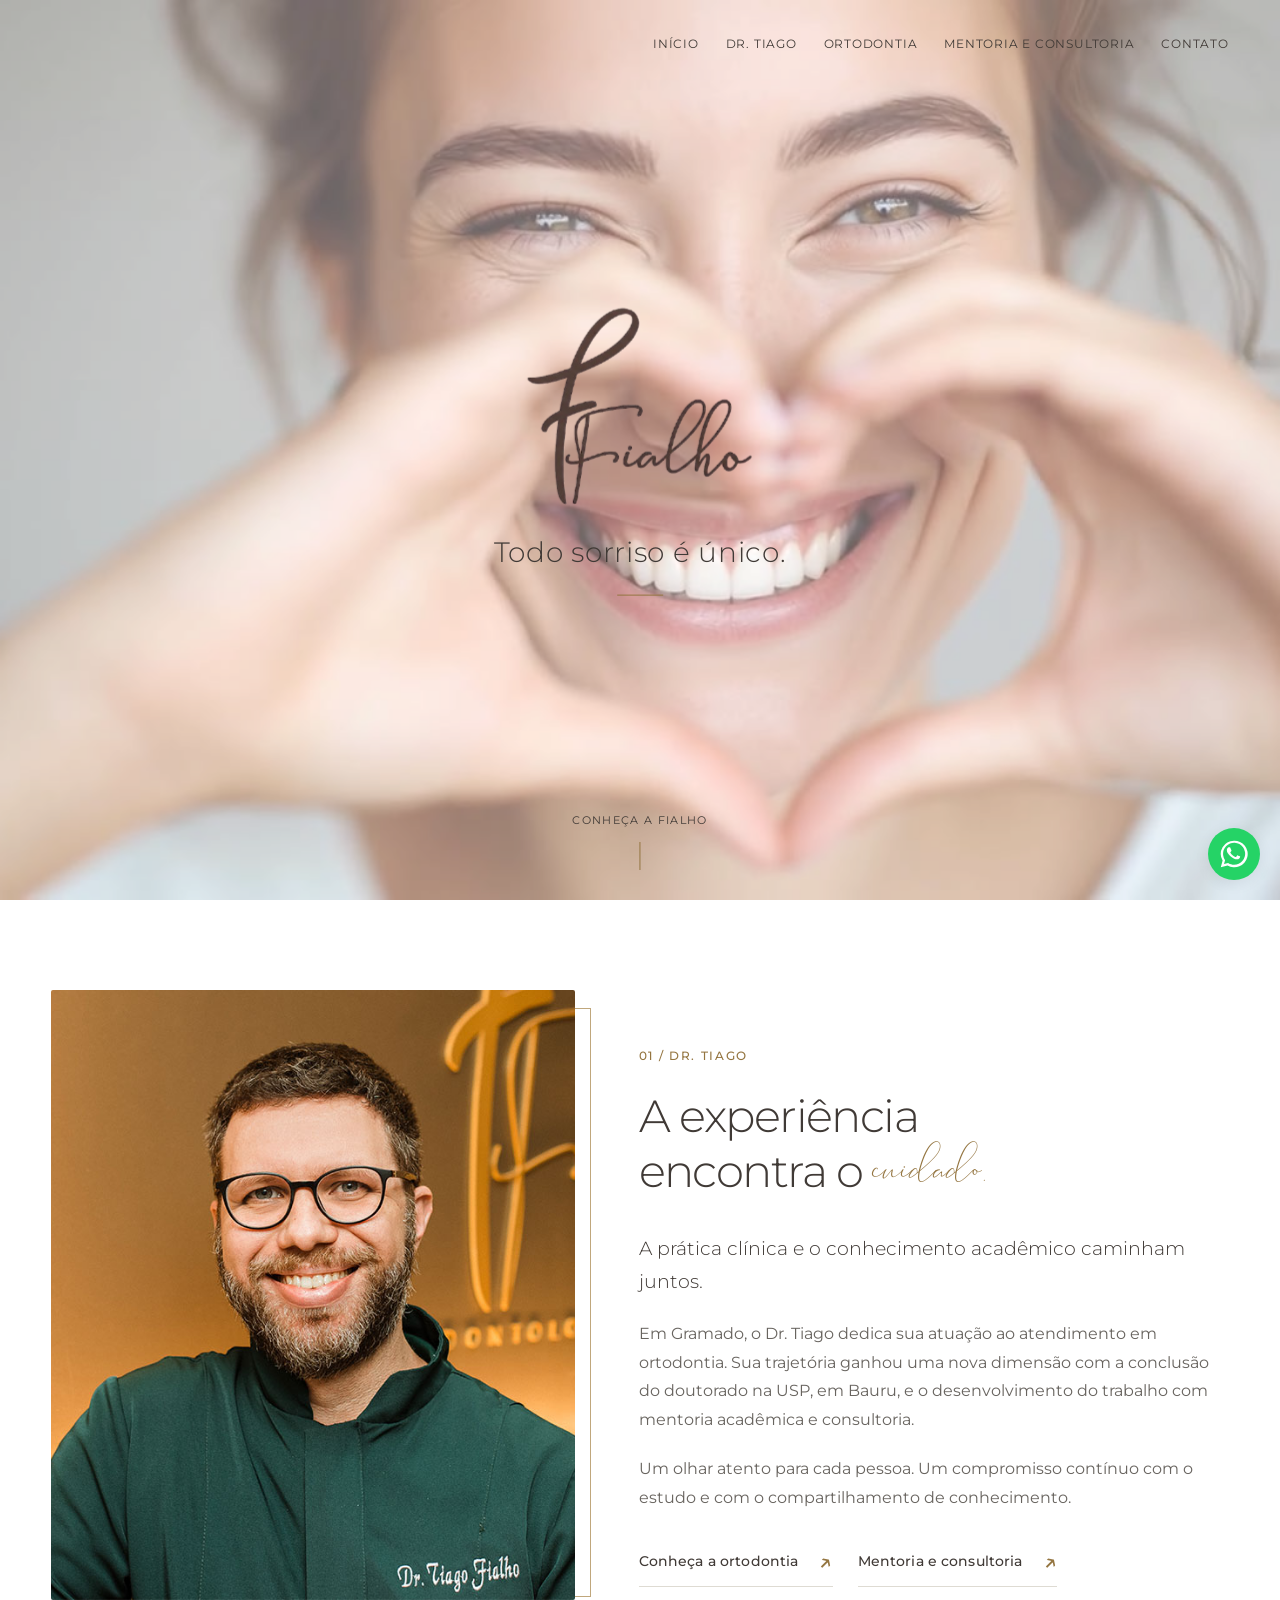
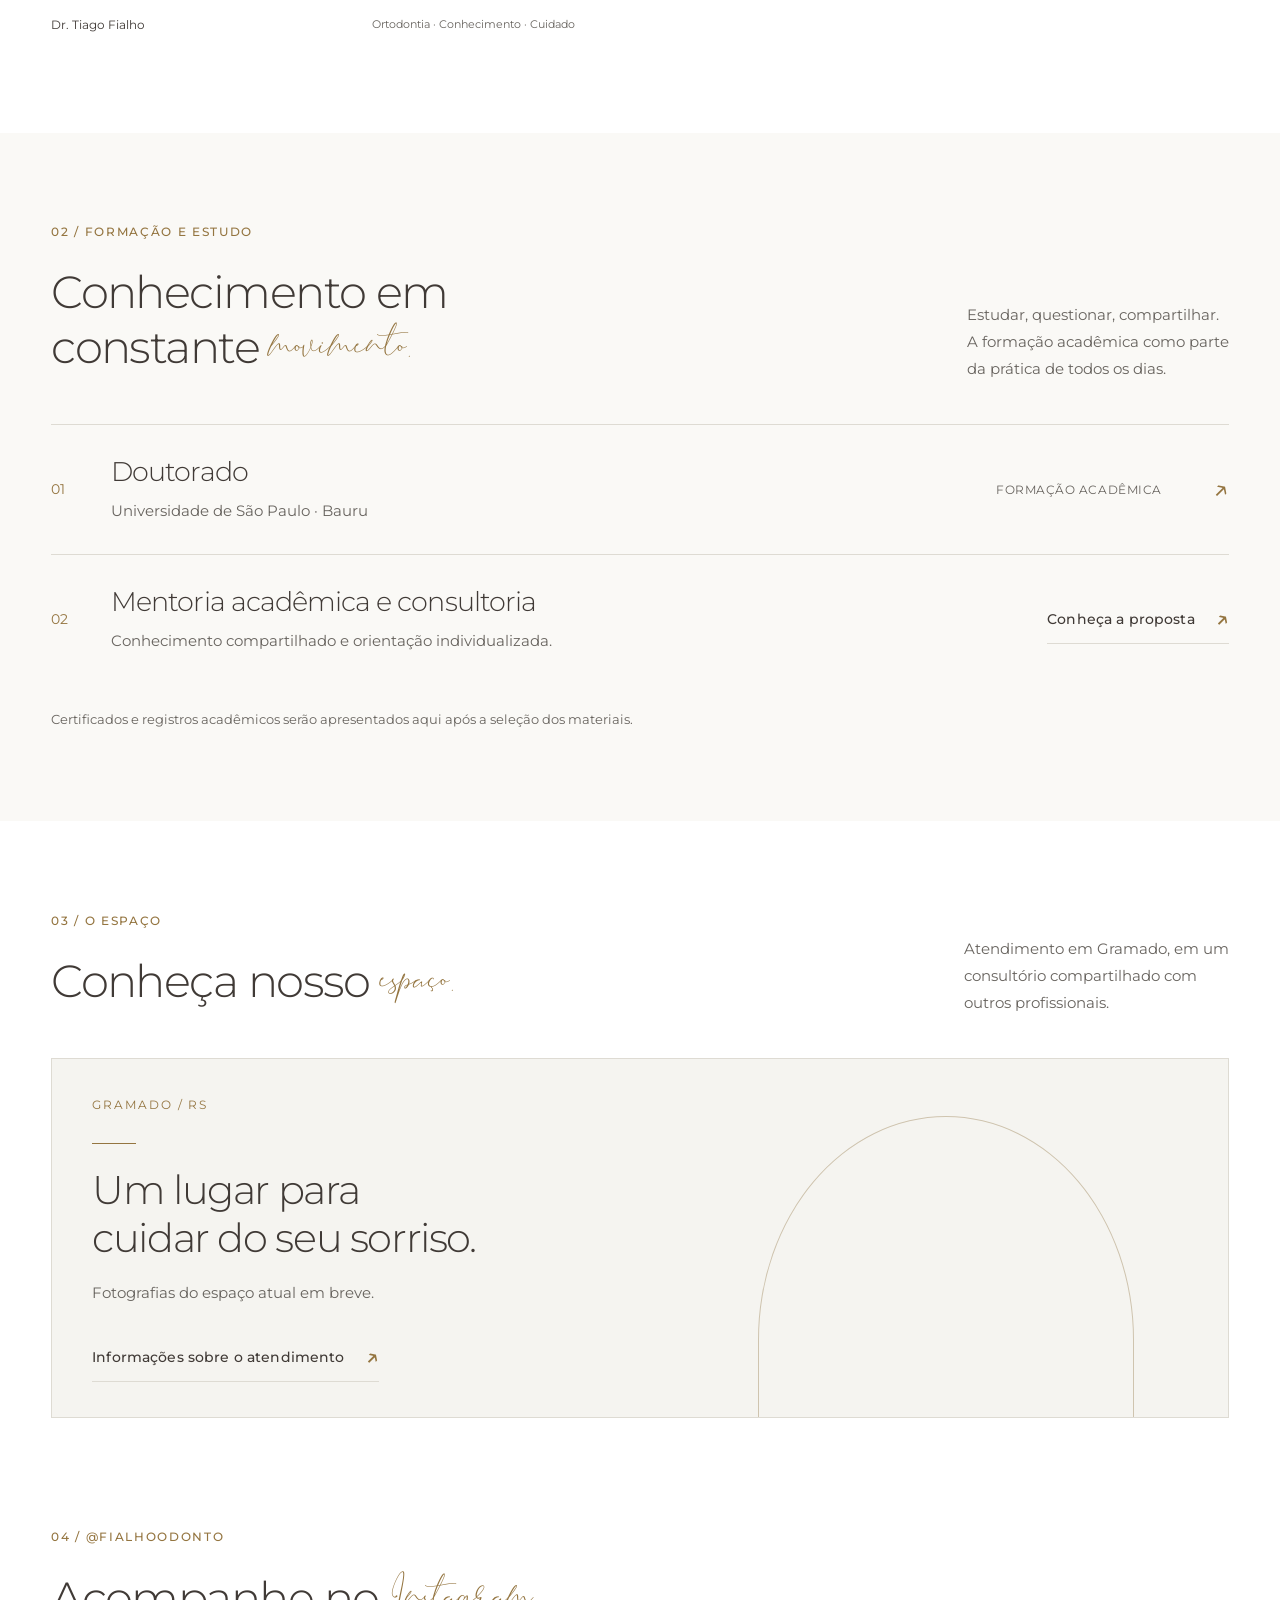
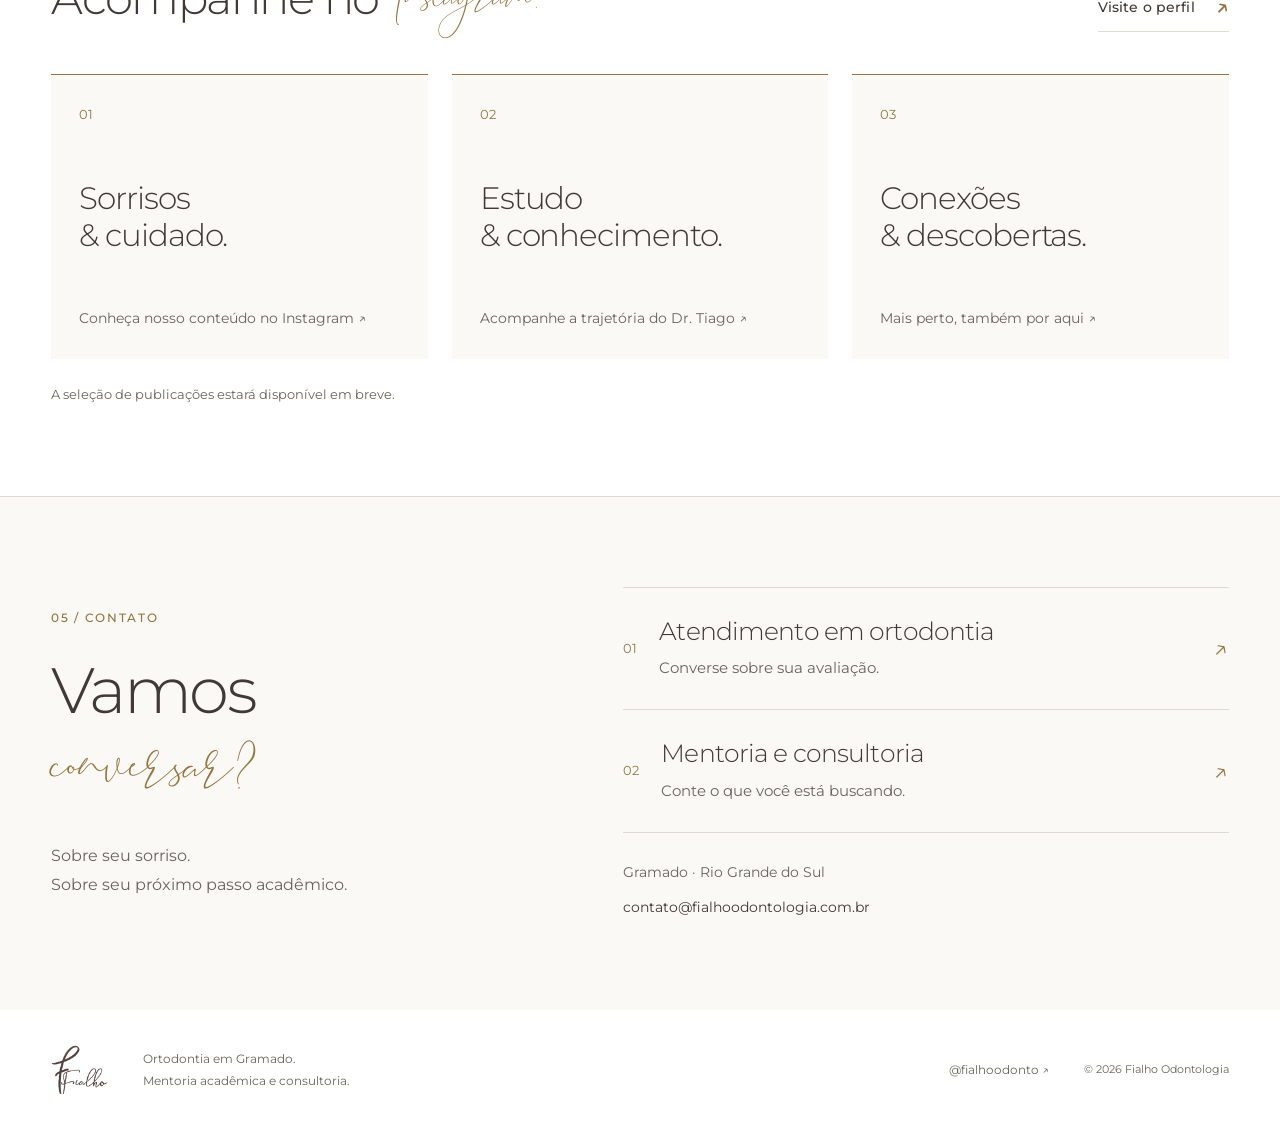
<file: index.html>
<!doctype html><html lang="pt-BR"><head><meta charset="utf-8"><meta name="viewport" content="width=device-width,initial-scale=1"><meta name="theme-color" content="#faf9f6"><title>Todo sorriso é único | Fialho Odontologia</title><meta name="description" content="Ortodontia em Gramado e mentoria acadêmica e consultoria com o Dr. Tiago Fialho."><meta property="og:title" content="Todo sorriso é único | Fialho Odontologia"><meta property="og:description" content="Ortodontia em Gramado e mentoria acadêmica e consultoria com o Dr. Tiago Fialho."><link rel="icon" href="assets/images/favicon.png"><link rel="stylesheet" href="styles.css"><link rel="preload" href="assets/fonts/montserrat-300.ttf" as="font" type="font/ttf" crossorigin></head><body class="home"><a class="skip" href="#conteudo">Ir para o conteúdo</a><header class="header"><div class="nav-shell"><a class="logo-destination" href="index.html#inicio" aria-label="Fialho — início"><img src="assets/images/logo.svg" alt="Fialho" width="353" height="311"></a><button class="menu-toggle" aria-expanded="false" aria-controls="navigation"><span></span><span></span><span class="sr-only">Abrir menu</span></button><nav id="navigation" aria-label="Menu principal"><a href="index.html#inicio">Início</a><a href="index.html#dr-tiago">Dr. Tiago</a><a href="ortodontia.html">Ortodontia</a><a href="mentoria.html">Mentoria e Consultoria</a><a href="index.html#contato">Contato</a></nav></div></header><main id="conteudo"><section class="hero" id="inicio" aria-label="Todo sorriso é único"><div class="video-stage"><video class="hero-video visible" muted playsinline preload="metadata" poster="assets/images/video-1.jpg" aria-hidden="true"></video><video class="hero-video" muted playsinline preload="none" aria-hidden="true"></video></div><div class="hero-wash"></div><a class="morph-logo" href="#inicio" aria-label="Fialho — voltar ao início"><img src="assets/images/logo.svg" alt="Fialho" width="353" height="311"></a><div class="hero-brand"><div class="hero-logo-slot" aria-hidden="true"></div><div class="hero-copy"><h1>Todo sorriso é único.</h1><span class="hero-line"></span></div></div><a class="scroll-cue" href="#dr-tiago"><span>Conheça a Fialho</span><i></i></a><button class="video-toggle" aria-label="Pausar vídeos">Ⅱ</button></section>
<section id="dr-tiago" class="section about"><div class="container editorial"><figure class="portrait reveal"><img src="assets/images/dr-tiago.jpg" width="780" height="920" alt="Retrato do Dr. Tiago Fialho" loading="lazy"><figcaption>Dr. Tiago Fialho <span>Ortodontia · Conhecimento · Cuidado</span></figcaption></figure><div class="about-copy reveal"><span class="eyebrow">01 / Dr. Tiago</span><h2>A experiência<br>encontra o <em>cuidado.</em></h2><p class="lead">A prática clínica e o conhecimento acadêmico caminham juntos.</p><p>Em Gramado, o Dr. Tiago dedica sua atuação ao atendimento em ortodontia. Sua trajetória ganhou uma nova dimensão com a conclusão do doutorado na USP, em Bauru, e o desenvolvimento do trabalho com mentoria acadêmica e consultoria.</p><p>Um olhar atento para cada pessoa. Um compromisso contínuo com o estudo e com o compartilhamento de conhecimento.</p><div class="text-links"><a class="text-link" href="ortodontia.html">Conheça a ortodontia <span>↗</span></a><a class="text-link" href="mentoria.html">Mentoria e consultoria <span>↗</span></a></div></div></div></section>
<section id="formacao" class="section education"><div class="container"><div class="section-heading reveal"><div><span class="eyebrow">02 / Formação e estudo</span><h2>Conhecimento em<br>constante <em>movimento.</em></h2></div><p>Estudar, questionar, compartilhar.<br>A formação acadêmica como parte<br>da prática de todos os dias.</p></div><div class="education-row reveal"><span class="credential-number">01</span><div><h3>Doutorado</h3><p>Universidade de São Paulo · Bauru</p></div><span class="credential-detail">Formação acadêmica</span><span class="gold-arrow">↗</span></div><div class="education-row reveal"><span class="credential-number">02</span><div><h3>Mentoria acadêmica e consultoria</h3><p>Conhecimento compartilhado e orientação individualizada.</p></div><a class="text-link" href="mentoria.html">Conheça a proposta <span>↗</span></a></div><div id="certificates" class="certificate-gallery" hidden></div><p class="quiet-note" id="certificate-note">Certificados e registros acadêmicos serão apresentados aqui após a seleção dos materiais.</p></div></section>
<section id="espaco" class="section space"><div class="container"><div class="section-heading reveal"><div><span class="eyebrow">03 / O espaço</span><h2>Conheça nosso <em>espaço.</em></h2></div><p>Atendimento em Gramado, em um<br>consultório compartilhado com<br>outros profissionais.</p></div><div id="space-gallery" class="space-gallery reveal"><div class="space-placeholder"><span class="space-location">GRAMADO / RS</span><div><span class="thin-line"></span><h3>Um lugar para<br>cuidar do seu sorriso.</h3><p>Fotografias do espaço atual em breve.</p></div><a class="text-link" href="#contato">Informações sobre o atendimento <span>↗</span></a></div></div></div></section>
<section id="instagram" class="section instagram"><div class="container"><div class="section-heading reveal"><div><span class="eyebrow">04 / @fialhoodonto</span><h2>Acompanhe no <em>Instagram.</em></h2></div><a class="text-link" href="https://www.instagram.com/fialhoodonto/" target="_blank" rel="noopener noreferrer">Visite o perfil <span>↗</span></a></div><div class="instagram-grid" id="instagram-posts"><a class="instagram-placeholder" href="https://www.instagram.com/fialhoodonto/" target="_blank" rel="noopener noreferrer"><span>01</span><h3>Sorrisos<br>& cuidado.</h3><p>Conheça nosso conteúdo no Instagram ↗</p></a><a class="instagram-placeholder" href="https://www.instagram.com/fialhoodonto/" target="_blank" rel="noopener noreferrer"><span>02</span><h3>Estudo<br>& conhecimento.</h3><p>Acompanhe a trajetória do Dr. Tiago ↗</p></a><a class="instagram-placeholder" href="https://www.instagram.com/fialhoodonto/" target="_blank" rel="noopener noreferrer"><span>03</span><h3>Conexões<br>& descobertas.</h3><p>Mais perto, também por aqui ↗</p></a></div><p class="quiet-note" id="instagram-note">A seleção de publicações estará disponível em breve.</p></div></section>
<section id="contato" class="section contact"><div class="container contact-grid"><div class="reveal"><span class="eyebrow">05 / Contato</span><h2>Vamos<br><em>conversar?</em></h2><p>Sobre seu sorriso.<br>Sobre seu próximo passo acadêmico.</p></div><div class="contact-options reveal"><a data-whatsapp="ortodontia" class="contact-choice" href="mailto:contato@fialhoodontologia.com.br?subject=Atendimento%20em%20ortodontia"><span>01</span><div><h3>Atendimento em ortodontia</h3><p>Converse sobre sua avaliação.</p></div><b>↗</b></a><a data-whatsapp="mentoria" class="contact-choice" href="mailto:contato@fialhoodontologia.com.br?subject=Mentoria%20e%20consultoria"><span>02</span><div><h3>Mentoria e consultoria</h3><p>Conte o que você está buscando.</p></div><b>↗</b></a><div class="contact-meta"><span>Gramado · Rio Grande do Sul</span><a id="contact-email" href="mailto:contato@fialhoodontologia.com.br">contato@fialhoodontologia.com.br</a><span id="contact-address" hidden></span></div></div></div></section></main><footer><div class="container footer-inner"><img src="assets/images/logo.svg" alt="Fialho" width="353" height="311"><p>Ortodontia em Gramado.<br>Mentoria acadêmica e consultoria.</p><a href="https://www.instagram.com/fialhoodonto/" target="_blank" rel="noopener noreferrer">@fialhoodonto ↗</a><span>© <span data-year>2026</span> Fialho Odontologia</span></div></footer><a class="whatsapp" data-whatsapp="geral" href="index.html#contato" aria-label="Entrar em contato"><svg viewBox="0 0 32 32" aria-hidden="true"><path fill="currentColor" d="M16 .8A15.1 15.1 0 0 0 3 23.5L.9 31l7.7-2A15.2 15.2 0 1 0 16 .8Zm0 27.5c-2.2 0-4.4-.6-6.3-1.7l-.5-.3-4.6 1.2 1.2-4.5-.3-.5A12.6 12.6 0 1 1 16 28.3Zm7-9.5c-.4-.2-2.2-1.1-2.6-1.2-.3-.1-.6-.2-.8.2-.3.4-1 1.2-1.2 1.5-.2.2-.5.3-.9.1-2.4-1.2-4-2.1-5.6-4.8-.4-.7.4-.7 1.1-2.1.1-.2.1-.5 0-.7l-1.2-2.9c-.3-.7-.6-.6-.9-.6h-.8c-.3 0-.7.1-1 .5-.4.4-1.3 1.2-1.3 3s1.3 3.5 1.5 3.7c.2.3 2.6 4 6.4 5.6 2.4 1 3.3 1.1 4.5.9.7-.1 2.2-.9 2.5-1.8.3-.9.3-1.6.2-1.8-.1-.2-.4-.3-.8-.5Z"/></svg></a><script src="config.js"></script><script src="app.js"></script></body></html>
</file>
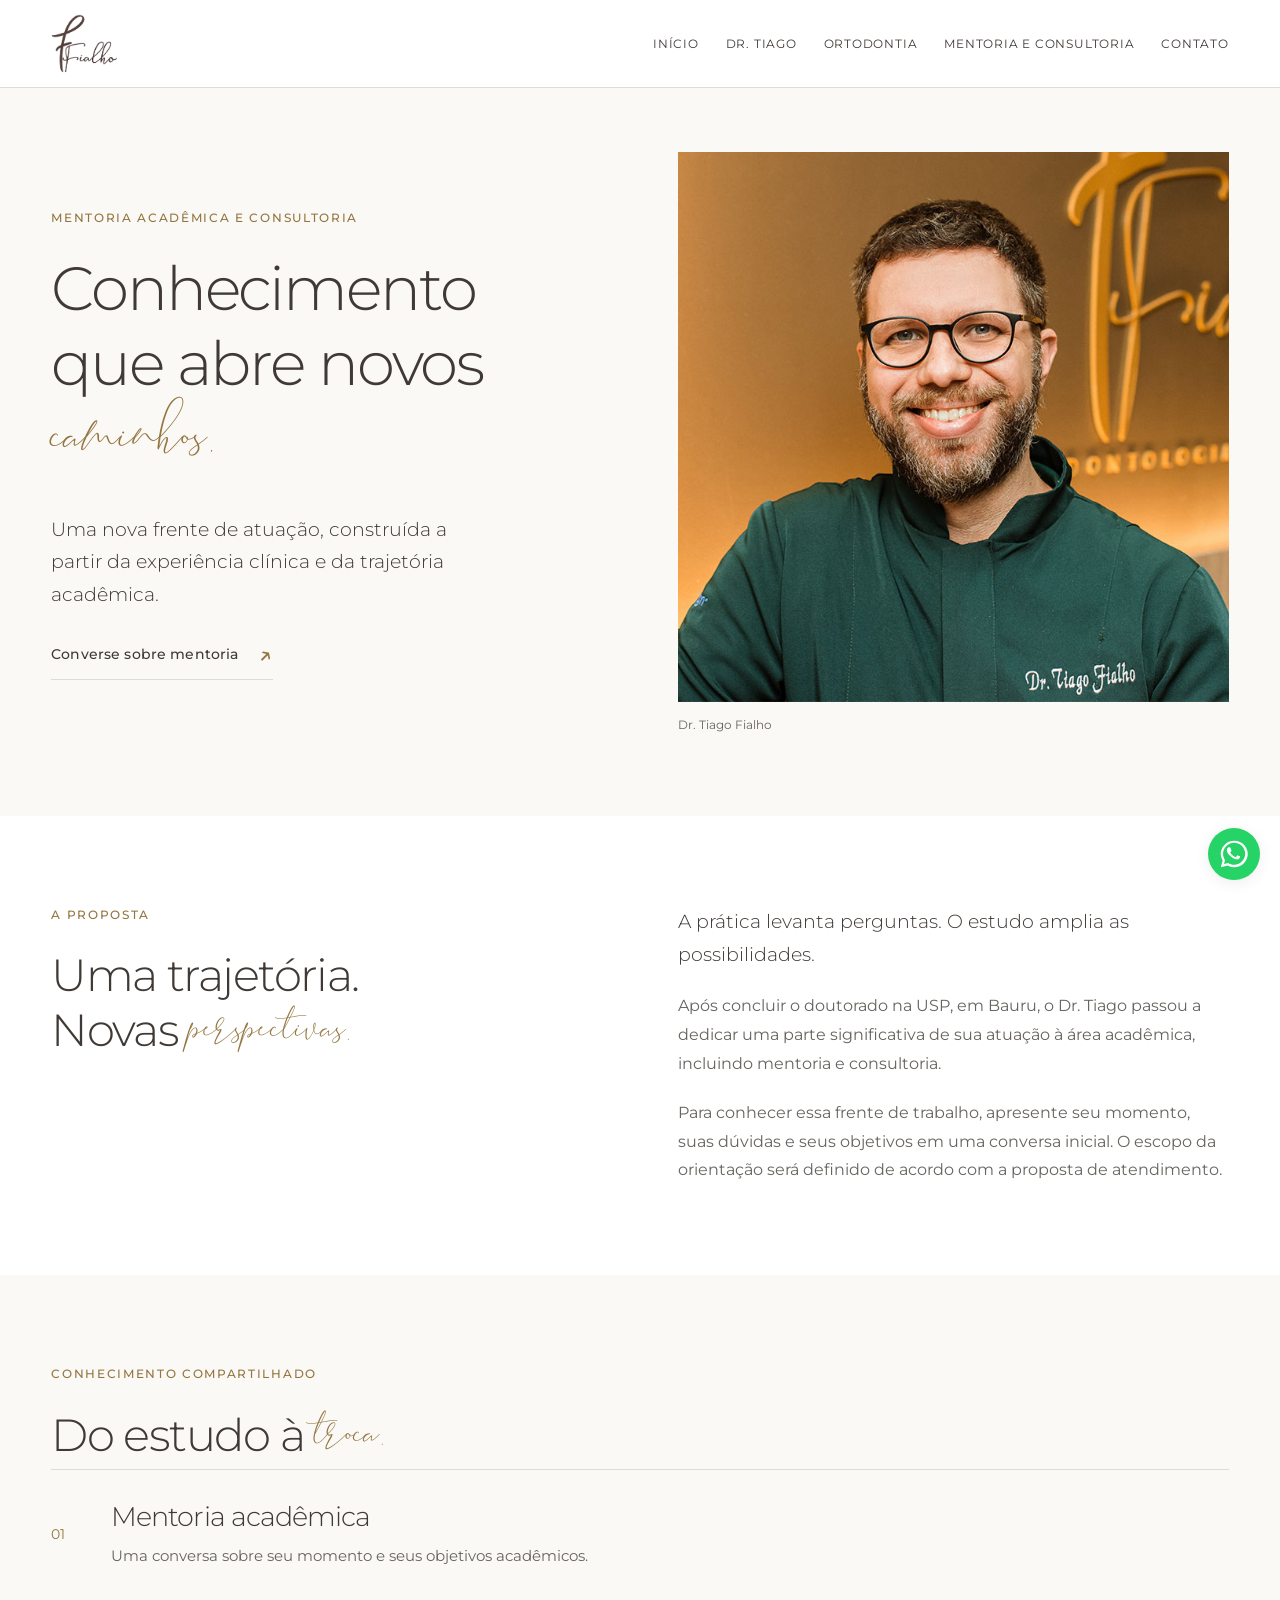
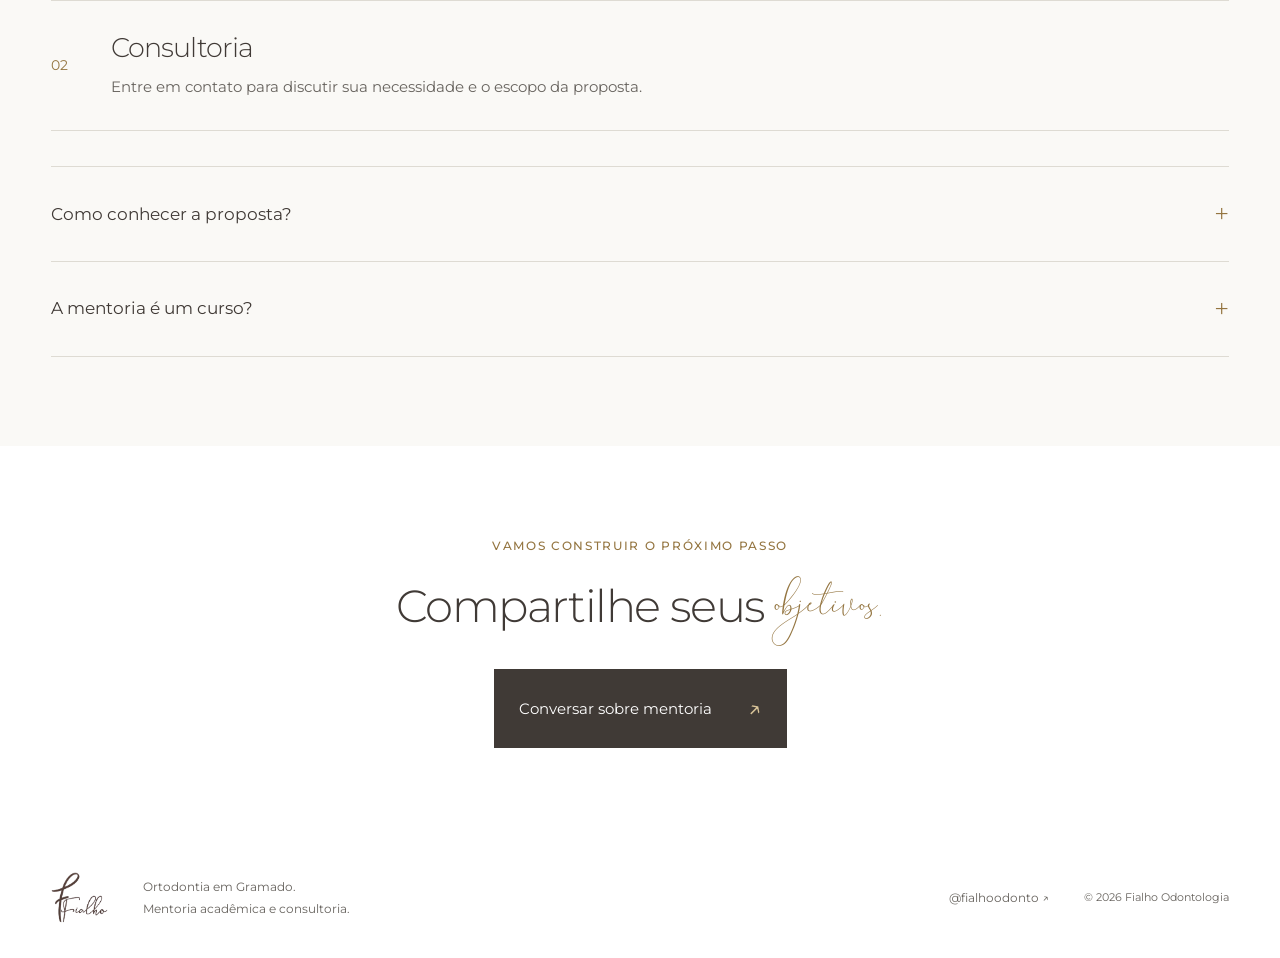
<file: mentoria.html>
<!doctype html><html lang="pt-BR"><head><meta charset="utf-8"><meta name="viewport" content="width=device-width,initial-scale=1"><meta name="theme-color" content="#faf9f6"><title>Mentoria e Consultoria | Fialho Odontologia</title><meta name="description" content="Mentoria acadêmica e consultoria com o Dr. Tiago Fialho. Conheça essa frente de atuação."><meta property="og:title" content="Mentoria e Consultoria | Fialho Odontologia"><meta property="og:description" content="Mentoria acadêmica e consultoria com o Dr. Tiago Fialho. Conheça essa frente de atuação."><link rel="icon" href="assets/images/favicon.png"><link rel="stylesheet" href="styles.css"><link rel="preload" href="assets/fonts/montserrat-300.ttf" as="font" type="font/ttf" crossorigin></head><body class="inner-page"><a class="skip" href="#conteudo">Ir para o conteúdo</a><header class="header"><div class="nav-shell"><a class="logo-destination" href="index.html#inicio" aria-label="Fialho — início"><img src="assets/images/logo.svg" alt="Fialho" width="353" height="311"></a><button class="menu-toggle" aria-expanded="false" aria-controls="navigation"><span></span><span></span><span class="sr-only">Abrir menu</span></button><nav id="navigation" aria-label="Menu principal"><a href="index.html#inicio">Início</a><a href="index.html#dr-tiago">Dr. Tiago</a><a href="ortodontia.html">Ortodontia</a><a href="mentoria.html">Mentoria e Consultoria</a><a href="index.html#contato">Contato</a></nav></div></header><main id="conteudo"><section class="inner-hero"><div class="container inner-editorial"><div><span class="eyebrow">Mentoria acadêmica e consultoria</span><h1>Conhecimento<br>que abre novos<br><em>caminhos.</em></h1><p class="lead">Uma nova frente de atuação, construída a partir da experiência clínica e da trajetória acadêmica.</p><a class="text-link" href="index.html#contato">Converse sobre mentoria <span>↗</span></a></div><figure class="mentor-photo"><img src="assets/images/dr-tiago.jpg" alt="Dr. Tiago Fialho" width="780" height="920"><figcaption>Dr. Tiago Fialho</figcaption></figure></div></section><section class="section"><div class="container two-columns"><div><span class="eyebrow">A proposta</span><h2>Uma trajetória.<br>Novas <em>perspectivas.</em></h2></div><div><p class="lead">A prática levanta perguntas. O estudo amplia as possibilidades.</p><p>Após concluir o doutorado na USP, em Bauru, o Dr. Tiago passou a dedicar uma parte significativa de sua atuação à área acadêmica, incluindo mentoria e consultoria.</p><p>Para conhecer essa frente de trabalho, apresente seu momento, suas dúvidas e seus objetivos em uma conversa inicial. O escopo da orientação será definido de acordo com a proposta de atendimento.</p></div></div></section><section class="section education"><div class="container"><span class="eyebrow">Conhecimento compartilhado</span><h2>Do estudo à <em>troca.</em></h2><div class="education-row"><span class="credential-number">01</span><div><h3>Mentoria acadêmica</h3><p>Uma conversa sobre seu momento e seus objetivos acadêmicos.</p></div></div><div class="education-row"><span class="credential-number">02</span><div><h3>Consultoria</h3><p>Entre em contato para discutir sua necessidade e o escopo da proposta.</p></div></div><details><summary>Como conhecer a proposta?</summary><p>Escolha mentoria e consultoria na seção de contato. Descreva sua necessidade para conversar sobre formato, disponibilidade e condições.</p></details><details><summary>A mentoria é um curso?</summary><p>Os detalhes do serviço serão apresentados na conversa inicial. Esta página não anuncia um curso, certificação ou programa fechado.</p></details></div></section><section class="section inner-contact"><div class="container"><span class="eyebrow">Vamos construir o próximo passo</span><h2>Compartilhe seus <em>objetivos.</em></h2><a class="button" href="index.html#contato">Conversar sobre mentoria <span>↗</span></a></div></section></main><footer><div class="container footer-inner"><img src="assets/images/logo.svg" alt="Fialho" width="353" height="311"><p>Ortodontia em Gramado.<br>Mentoria acadêmica e consultoria.</p><a href="https://www.instagram.com/fialhoodonto/" target="_blank" rel="noopener noreferrer">@fialhoodonto ↗</a><span>© <span data-year>2026</span> Fialho Odontologia</span></div></footer><a class="whatsapp" data-whatsapp="geral" href="index.html#contato" aria-label="Entrar em contato"><svg viewBox="0 0 32 32" aria-hidden="true"><path fill="currentColor" d="M16 .8A15.1 15.1 0 0 0 3 23.5L.9 31l7.7-2A15.2 15.2 0 1 0 16 .8Zm0 27.5c-2.2 0-4.4-.6-6.3-1.7l-.5-.3-4.6 1.2 1.2-4.5-.3-.5A12.6 12.6 0 1 1 16 28.3Zm7-9.5c-.4-.2-2.2-1.1-2.6-1.2-.3-.1-.6-.2-.8.2-.3.4-1 1.2-1.2 1.5-.2.2-.5.3-.9.1-2.4-1.2-4-2.1-5.6-4.8-.4-.7.4-.7 1.1-2.1.1-.2.1-.5 0-.7l-1.2-2.9c-.3-.7-.6-.6-.9-.6h-.8c-.3 0-.7.1-1 .5-.4.4-1.3 1.2-1.3 3s1.3 3.5 1.5 3.7c.2.3 2.6 4 6.4 5.6 2.4 1 3.3 1.1 4.5.9.7-.1 2.2-.9 2.5-1.8.3-.9.3-1.6.2-1.8-.1-.2-.4-.3-.8-.5Z"/></svg></a><script src="config.js"></script><script src="app.js"></script></body></html>
</file>
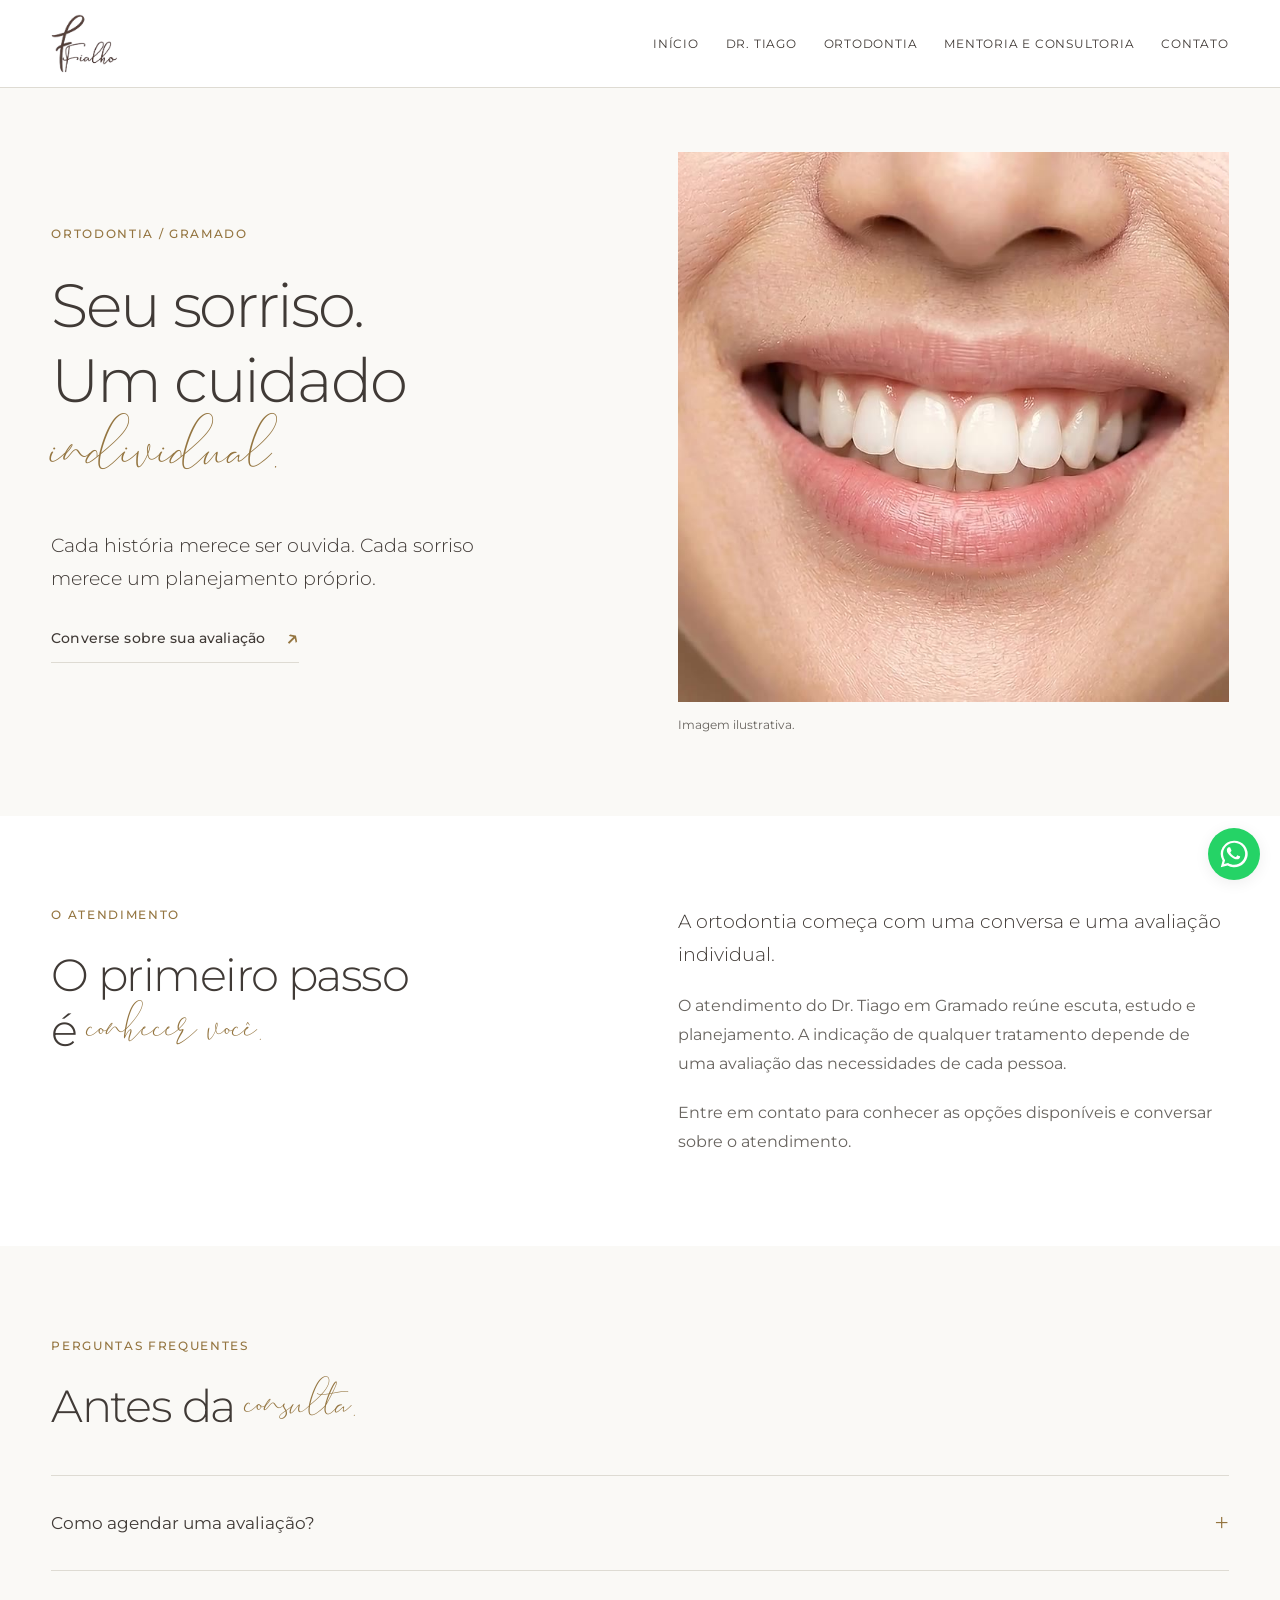
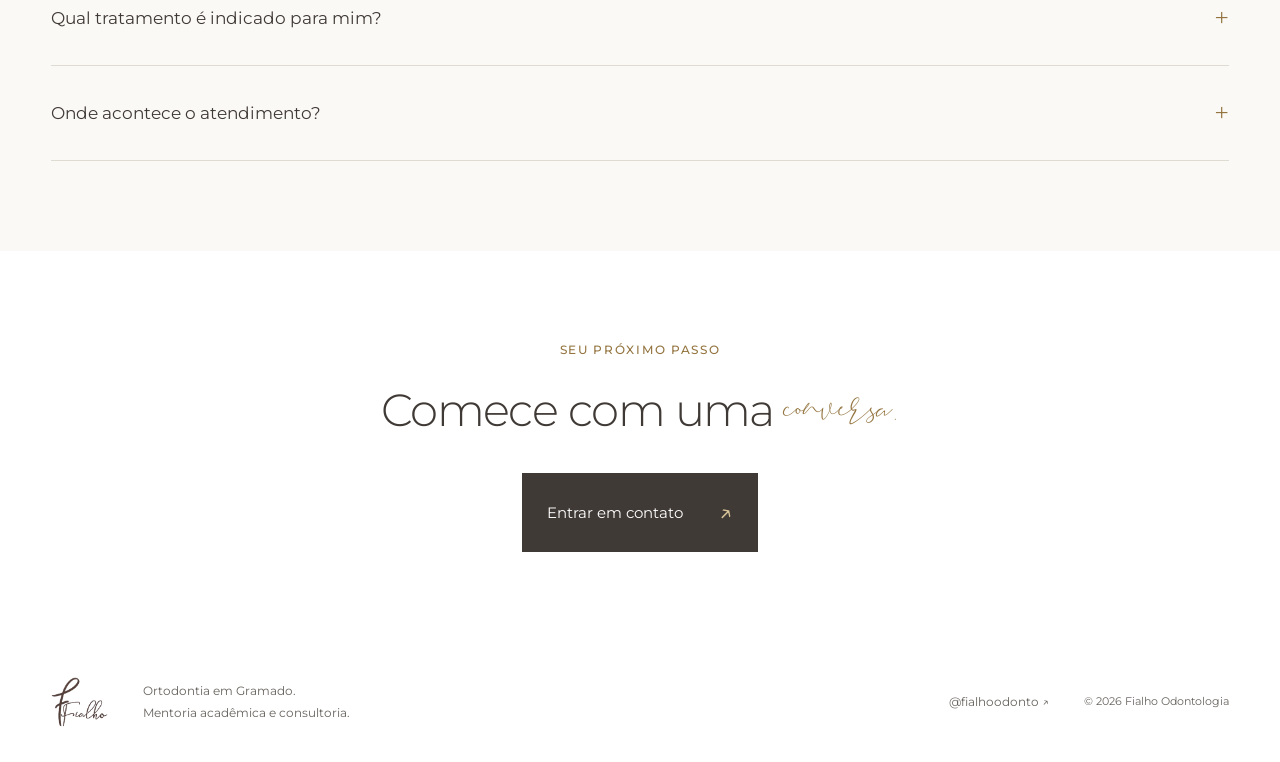
<file: ortodontia.html>
<!doctype html><html lang="pt-BR"><head><meta charset="utf-8"><meta name="viewport" content="width=device-width,initial-scale=1"><meta name="theme-color" content="#faf9f6"><title>Ortodontia em Gramado | Fialho Odontologia</title><meta name="description" content="Conheça o atendimento em ortodontia do Dr. Tiago Fialho, em Gramado."><meta property="og:title" content="Ortodontia em Gramado | Fialho Odontologia"><meta property="og:description" content="Conheça o atendimento em ortodontia do Dr. Tiago Fialho, em Gramado."><link rel="icon" href="assets/images/favicon.png"><link rel="stylesheet" href="styles.css"><link rel="preload" href="assets/fonts/montserrat-300.ttf" as="font" type="font/ttf" crossorigin></head><body class="inner-page"><a class="skip" href="#conteudo">Ir para o conteúdo</a><header class="header"><div class="nav-shell"><a class="logo-destination" href="index.html#inicio" aria-label="Fialho — início"><img src="assets/images/logo.svg" alt="Fialho" width="353" height="311"></a><button class="menu-toggle" aria-expanded="false" aria-controls="navigation"><span></span><span></span><span class="sr-only">Abrir menu</span></button><nav id="navigation" aria-label="Menu principal"><a href="index.html#inicio">Início</a><a href="index.html#dr-tiago">Dr. Tiago</a><a href="ortodontia.html">Ortodontia</a><a href="mentoria.html">Mentoria e Consultoria</a><a href="index.html#contato">Contato</a></nav></div></header><main id="conteudo"><section class="inner-hero"><div class="container inner-editorial"><div><span class="eyebrow">Ortodontia / Gramado</span><h1>Seu sorriso.<br>Um cuidado<br><em>individual.</em></h1><p class="lead">Cada história merece ser ouvida. Cada sorriso merece um planejamento próprio.</p><a class="text-link" href="index.html#contato">Converse sobre sua avaliação <span>↗</span></a></div><figure><img src="assets/images/video-2.jpg" alt="Imagem ilustrativa de cuidado odontológico" width="1280" height="720"><figcaption>Imagem ilustrativa.</figcaption></figure></div></section><section class="section"><div class="container two-columns"><div><span class="eyebrow">O atendimento</span><h2>O primeiro passo<br>é <em>conhecer você.</em></h2></div><div><p class="lead">A ortodontia começa com uma conversa e uma avaliação individual.</p><p>O atendimento do Dr. Tiago em Gramado reúne escuta, estudo e planejamento. A indicação de qualquer tratamento depende de uma avaliação das necessidades de cada pessoa.</p><p>Entre em contato para conhecer as opções disponíveis e conversar sobre o atendimento.</p></div></div></section><section class="section education"><div class="container"><span class="eyebrow">Perguntas frequentes</span><h2>Antes da <em>consulta.</em></h2><details><summary>Como agendar uma avaliação?</summary><p>Acesse a seção de contato e escolha atendimento em ortodontia. Você poderá conversar sobre a disponibilidade de horários.</p></details><details><summary>Qual tratamento é indicado para mim?</summary><p>A indicação é individual e depende da avaliação do profissional. A escolha deve considerar suas necessidades e o planejamento do caso.</p></details><details><summary>Onde acontece o atendimento?</summary><p>Em Gramado, em um consultório compartilhado com outros dentistas. Consulte o endereço atualizado ao agendar.</p></details></div></section><section class="section inner-contact"><div class="container"><span class="eyebrow">Seu próximo passo</span><h2>Comece com uma <em>conversa.</em></h2><a class="button" href="index.html#contato">Entrar em contato <span>↗</span></a></div></section></main><footer><div class="container footer-inner"><img src="assets/images/logo.svg" alt="Fialho" width="353" height="311"><p>Ortodontia em Gramado.<br>Mentoria acadêmica e consultoria.</p><a href="https://www.instagram.com/fialhoodonto/" target="_blank" rel="noopener noreferrer">@fialhoodonto ↗</a><span>© <span data-year>2026</span> Fialho Odontologia</span></div></footer><a class="whatsapp" data-whatsapp="geral" href="index.html#contato" aria-label="Entrar em contato"><svg viewBox="0 0 32 32" aria-hidden="true"><path fill="currentColor" d="M16 .8A15.1 15.1 0 0 0 3 23.5L.9 31l7.7-2A15.2 15.2 0 1 0 16 .8Zm0 27.5c-2.2 0-4.4-.6-6.3-1.7l-.5-.3-4.6 1.2 1.2-4.5-.3-.5A12.6 12.6 0 1 1 16 28.3Zm7-9.5c-.4-.2-2.2-1.1-2.6-1.2-.3-.1-.6-.2-.8.2-.3.4-1 1.2-1.2 1.5-.2.2-.5.3-.9.1-2.4-1.2-4-2.1-5.6-4.8-.4-.7.4-.7 1.1-2.1.1-.2.1-.5 0-.7l-1.2-2.9c-.3-.7-.6-.6-.9-.6h-.8c-.3 0-.7.1-1 .5-.4.4-1.3 1.2-1.3 3s1.3 3.5 1.5 3.7c.2.3 2.6 4 6.4 5.6 2.4 1 3.3 1.1 4.5.9.7-.1 2.2-.9 2.5-1.8.3-.9.3-1.6.2-1.8-.1-.2-.4-.3-.8-.5Z"/></svg></a><script src="config.js"></script><script src="app.js"></script></body></html>
</file>
<file: styles.css>
@font-face{font-family:Montserrat;src:url('assets/fonts/montserrat-300.ttf') format('truetype');font-weight:300;font-display:swap}
@font-face{font-family:Montserrat;src:url('assets/fonts/montserrat-400.ttf') format('truetype');font-weight:400;font-display:swap}
@font-face{font-family:Montserrat;src:url('assets/fonts/montserrat-500.ttf') format('truetype');font-weight:500;font-display:swap}
@font-face{font-family:Montserrat;src:url('assets/fonts/montserrat-600.ttf') format('truetype');font-weight:600;font-display:swap}
@font-face{font-family:Brooke;src:url('assets/fonts/brooke.woff') format('woff');font-display:swap}
:root{--ink:#403a36;--muted:#68645f;--gold:#947540;--paper:#faf9f6;--line:#dedbd3;--wash:.38;--header:88px;--gutter:clamp(24px,4vw,64px);--content:1240px}
*,*:before,*:after{box-sizing:border-box}
html{scroll-behavior:smooth;scroll-padding-top:calc(var(--header) + 20px);-webkit-text-size-adjust:100%;text-size-adjust:100%}
body{margin:0;background:#fff;color:var(--ink);font-family:Montserrat,Arial,sans-serif;font-size:16px;line-height:1.8;font-weight:400;overflow-wrap:break-word}
a{color:inherit;text-decoration:none}button{font:inherit;color:inherit;cursor:pointer}img{display:block;max-width:100%;height:auto}button,a,summary{-webkit-tap-highlight-color:transparent}a:focus-visible,button:focus-visible,summary:focus-visible{outline:2px solid var(--gold);outline-offset:5px}[hidden]{display:none!important}h1,h2,h3,p,figure{margin:0}p+p{margin-top:20px}h1,h2,h3{font-weight:300;line-height:1.22;letter-spacing:-.035em}h2{font-size:clamp(36px,3.5vw,54px);text-wrap:balance}h3{font-size:25px}em{font-family:Brooke,cursive;font-size:1.25em;font-style:normal;color:var(--gold);letter-spacing:0;line-height:1.1}::selection{background:#e8ddc7}.container{width:min(var(--content),calc(100% - var(--gutter)*2));margin-inline:auto;min-width:0}.section{padding-block:clamp(72px,7vw,112px);scroll-margin-top:16px}.eyebrow{display:block;color:var(--gold);text-transform:uppercase;font-size:12px;font-weight:500;letter-spacing:.14em;line-height:1.6;margin-bottom:24px}.lead{font-size:clamp(19px,1.5vw,22px);font-weight:300;line-height:1.7}.quiet-note{font-size:13px;color:var(--muted);margin-top:24px;max-width:760px}.text-link{display:inline-flex;gap:20px;align-items:center;justify-content:space-between;font-size:14px;letter-spacing:.01em;font-weight:500;padding:12px 0;border-bottom:1px solid var(--line);min-height:48px;max-width:100%;line-height:1.6}.text-link span{color:var(--gold);font-size:24px;line-height:1;flex-shrink:0;transition:transform .25s}.text-link:hover span{transform:translate(3px,-3px)}.button{display:inline-flex;gap:35px;align-items:center;background:var(--ink);color:#fff;padding:17px 25px;font-size:15px;margin-top:28px;min-height:52px;max-width:100%}.button span{color:#d9c499;font-size:25px}.skip{position:fixed;top:-100px;left:10px;z-index:150;background:#fff;padding:12px}.skip:focus{top:10px}.sr-only{position:absolute;width:1px;height:1px;padding:0;margin:-1px;overflow:hidden;clip:rect(0,0,0,0);white-space:nowrap;border:0}
/* Mesma largura de referência para navegação e conteúdo, em todas as telas. */
.header{position:fixed;z-index:80;inset:0 0 auto;height:var(--header);border-bottom:1px solid transparent;transition:background .25s,border-color .25s}.header.solid,.inner-page .header,.header.menu-open{background:rgba(255,255,255,.98);border-bottom-color:var(--line)}.nav-shell{width:min(1440px,calc(100% - var(--gutter)*2));height:100%;margin:auto;display:flex;align-items:center;justify-content:space-between;gap:36px}.logo-destination{display:block;flex-shrink:0;width:67px;aspect-ratio:353/311}.logo-destination img{width:100%;height:100%;object-fit:contain}.home .logo-destination img{visibility:hidden}.header nav{display:flex;align-items:center;justify-content:flex-end;gap:clamp(20px,2.1vw,34px);min-width:0}.header nav a{font-size:12px;letter-spacing:.065em;text-transform:uppercase;padding:12px 0;position:relative;white-space:nowrap;line-height:1.5}.header nav a:after{content:'';position:absolute;bottom:4px;left:0;width:0;height:1px;background:var(--gold);transition:width .25s}.header nav a:hover:after,.header nav a.active:after{width:100%}.menu-toggle{display:none}
/* Composição central usa uma referência real; o logo em movimento segue essa caixa. */
.hero{height:100vh;height:100svh;position:relative;background:url('assets/images/video-1.jpg') center/cover;overflow:hidden;min-height:460px}.video-stage,.hero-wash,.hero-video{position:absolute;inset:0;width:100%;height:100%}.hero-video{object-fit:cover;object-position:50% 50%;opacity:0;transition:opacity 1.2s ease}.hero-video.visible{opacity:1}.hero-wash{background:rgba(255,255,255,var(--wash));z-index:2}.hero-brand{position:absolute;z-index:3;top:50%;left:50%;transform:translate(-50%,-50%);display:flex;flex-direction:column;align-items:center;gap:24px;width:calc(100% - var(--gutter)*2);pointer-events:none}.hero-logo-slot{width:clamp(205px,18vw,280px);aspect-ratio:353/311;flex-shrink:0}.morph-logo{position:fixed;z-index:90;top:0;left:0;width:245px;aspect-ratio:353/311;transform-origin:0 0;will-change:transform;opacity:0;display:block}.morph-logo img{display:block;width:100%;height:100%;object-fit:contain}.hero-copy{text-align:center;max-width:100%}.hero-copy h1{font-size:clamp(26px,2.2vw,36px);letter-spacing:.025em;font-weight:300;line-height:1.45;text-wrap:balance}.hero-line{display:block;width:46px;height:1px;background:var(--gold);margin:22px auto 0}.scroll-cue{position:absolute;bottom:30px;left:50%;transform:translateX(-50%);z-index:3;text-align:center;font-size:11px;letter-spacing:.12em;text-transform:uppercase;line-height:1.6}.scroll-cue i{display:block;width:1px;height:28px;background:var(--gold);margin:12px auto 0}.video-toggle{position:absolute;bottom:32px;left:var(--gutter);z-index:3;border:1px solid rgba(64,58,54,.45);border-radius:50%;width:44px;height:44px;background:rgba(255,255,255,.18);font-size:14px;line-height:1;padding:0}
.editorial{display:grid;grid-template-columns:minmax(0,.94fr) minmax(0,1.06fr);gap:clamp(44px,5vw,80px);align-items:center}.editorial>*{min-width:0}.portrait{position:relative;padding-bottom:8px;isolation:isolate}.portrait:after{content:'';position:absolute;inset:18px -16px 46px 18px;border:1px solid #c0a77c;z-index:-1}.portrait img{width:100%;aspect-ratio:5/6;max-height:610px;object-fit:cover;object-position:44% 30%;border-radius:2px}.portrait figcaption{display:flex;flex-wrap:wrap;justify-content:space-between;gap:6px 16px;font-size:12px;margin-top:15px;line-height:1.7}.portrait figcaption span{color:var(--muted);font-size:11px}.about-copy h2{margin-bottom:27px}.about-copy p:not(.lead){color:var(--muted);font-size:16px}.about-copy .lead{margin-bottom:22px}.text-links{display:flex;flex-wrap:wrap;gap:12px 25px;margin-top:25px}.education{background:var(--paper)}.section-heading{display:flex;justify-content:space-between;align-items:flex-end;gap:40px;margin-bottom:42px}.section-heading>*{min-width:0}.section-heading>p{font-size:15px;color:var(--muted);max-width:330px;line-height:1.8}.education-row{display:flex;align-items:center;gap:30px;padding:31px 0;border-top:1px solid var(--line)}.education-row:last-of-type{border-bottom:1px solid var(--line)}.education-row>div{min-width:0}.credential-number{font-size:14px;color:var(--gold);min-width:30px;flex-shrink:0}.education-row h3{margin-bottom:9px;font-size:27px}.education-row p{font-size:15px;color:var(--muted);line-height:1.7}.credential-detail{margin-left:auto;font-size:12px;text-transform:uppercase;letter-spacing:.045em;color:var(--muted);flex-shrink:0}.gold-arrow{color:var(--gold);font-size:29px;margin-left:20px;flex-shrink:0}.education-row .text-link{margin-left:auto;flex-shrink:0}.certificate-gallery{display:grid;grid-template-columns:repeat(3,minmax(0,1fr));gap:26px;margin-top:40px}.certificate-gallery a{padding:20px;background:white;border:1px solid var(--line)}.certificate-gallery img{height:210px;width:100%;object-fit:contain;margin-bottom:15px}.certificate-gallery h3{font-size:20px}.certificate-gallery p{font-size:14px}
.space-placeholder{min-height:360px;background:#f5f4f0;border:1px solid var(--line);padding:35px 40px;display:flex;flex-direction:column;align-items:flex-start;justify-content:space-between;gap:24px;position:relative;overflow:hidden}.space-placeholder:after{content:'';position:absolute;width:32%;height:125%;right:8%;top:16%;border:1px solid #cfc4af;border-radius:50% 50% 0 0;pointer-events:none}.space-placeholder>*{position:relative;z-index:1;max-width:100%}.space-location{font-size:12px;letter-spacing:.16em;color:var(--gold)}.thin-line{width:44px;height:1px;background:var(--gold);display:block;margin-bottom:22px}.space-placeholder h3{font-size:clamp(31px,3.1vw,45px);max-width:550px}.space-placeholder p{margin-top:16px;color:var(--muted);font-size:15px}.space-gallery.has-images{display:grid;grid-template-columns:minmax(0,1.3fr) minmax(0,1fr);gap:20px}.space-gallery.has-images figure:first-child{grid-row:span 2}.space-gallery.has-images img{width:100%;height:100%;min-height:240px;object-fit:cover;border-radius:2px}.instagram{padding-top:20px}.instagram-grid{display:grid;grid-template-columns:repeat(3,minmax(0,1fr));gap:24px}.instagram-placeholder{min-height:285px;display:flex;flex-direction:column;justify-content:space-between;gap:26px;padding:28px;background:var(--paper);border-top:1px solid var(--gold)}.instagram-placeholder>span{font-size:13px;color:var(--gold)}.instagram-placeholder h3{font-size:clamp(27px,2.4vw,35px);line-height:1.2}.instagram-placeholder p{font-size:14px;color:var(--muted);line-height:1.7}.instagram-placeholder:hover{background:#f0eee8}.instagram-post{position:relative;background:var(--paper);display:block;min-width:0}.instagram-post img{width:100%;aspect-ratio:4/5;object-fit:contain}.instagram-post>span{position:absolute;right:14px;top:14px;background:#fff;padding:4px 9px;font-size:12px}
.contact{background:var(--paper);border-top:1px solid var(--line)}.contact-grid{display:grid;grid-template-columns:minmax(0,.9fr) minmax(0,1.1fr);gap:clamp(44px,6vw,90px);align-items:center}.contact-grid>*{min-width:0}.contact h2{font-size:clamp(48px,5vw,70px);margin-bottom:25px}.contact p{color:var(--muted);font-size:16px}.contact-choice{display:flex;align-items:center;gap:22px;border-top:1px solid var(--line);padding:28px 0;min-width:0}.contact-choice>div{min-width:0}.contact-choice:last-of-type{border-bottom:1px solid var(--line)}.contact-choice>span{color:var(--gold);font-size:13px;flex-shrink:0}.contact-choice h3{font-size:25px;margin-bottom:8px}.contact-choice p{font-size:15px}.contact-choice b{font-size:28px;font-weight:300;color:var(--gold);margin-left:auto;flex-shrink:0}.contact-meta{display:flex;flex-direction:column;gap:10px;font-size:14px;padding-top:27px;overflow-wrap:anywhere}.contact-meta span{color:var(--muted)}footer{padding:35px 0}.footer-inner{display:flex;flex-wrap:wrap;align-items:center;gap:24px 35px;font-size:12px;color:var(--muted)}.footer-inner img{width:57px;height:auto;flex-shrink:0}.footer-inner>a{margin-left:auto}.footer-inner>span{font-size:11px}.whatsapp{position:fixed;bottom:calc(20px + env(safe-area-inset-bottom));right:calc(20px + env(safe-area-inset-right));z-index:70;background:#25d366;color:white;width:52px;height:52px;border-radius:50%;display:flex;align-items:center;justify-content:center;box-shadow:0 3px 15px #00000012}.whatsapp svg{width:28px;height:28px}.menu-is-open .whatsapp{visibility:hidden}
.inner-hero{padding:calc(var(--header) + 64px) 0 80px;background:var(--paper)}.inner-editorial{display:grid;grid-template-columns:minmax(0,1fr) minmax(0,1fr);gap:clamp(44px,6vw,80px);align-items:center}.inner-editorial>*{min-width:0}.inner-hero h1{font-size:clamp(45px,4.8vw,67px);margin-bottom:27px}.inner-hero .lead{max-width:450px;margin-bottom:20px}.inner-editorial figure img{aspect-ratio:5/6;object-fit:cover;object-position:center;width:100%;max-height:550px}.inner-editorial .mentor-photo img{object-position:44% 30%}.inner-editorial figcaption{font-size:12px;color:var(--muted);margin-top:12px}.two-columns{display:grid;grid-template-columns:minmax(0,1fr) minmax(0,1fr);gap:clamp(44px,6vw,90px)}.two-columns>*{min-width:0}.two-columns p{color:var(--muted)}.two-columns .lead{color:var(--ink);margin-bottom:22px}.inner-contact{text-align:center}details{border-bottom:1px solid var(--line);padding:24px 0}details:first-of-type{margin-top:35px;border-top:1px solid var(--line)}summary{cursor:pointer;font-size:17px;list-style:none;display:flex;justify-content:space-between;align-items:center;gap:24px;line-height:1.7}summary:after{content:'+';color:var(--gold);font-size:27px;font-weight:300;flex-shrink:0}details[open] summary:after{content:'−'}details p{font-size:16px;color:var(--muted);max-width:800px;margin-top:16px}.js .reveal{opacity:0;transform:translateY(16px);transition:opacity .65s,transform .65s}.js .reveal.in{opacity:1;transform:none}
/* Tablet et petits notebooks: menu confortável antes de a navegação apertar. */
@media(max-width:1024px){:root{--header:80px;--gutter:32px}.menu-toggle{display:flex;flex-direction:column;gap:7px;align-items:center;justify-content:center;width:48px;height:48px;padding:8px;border:0;background:transparent;position:relative;z-index:2}.menu-toggle>span:not(.sr-only){width:25px;height:1px;background:var(--ink);transition:transform .2s}.menu-open .menu-toggle>span:first-child{transform:translateY(4px) rotate(45deg)}.menu-open .menu-toggle>span:nth-child(2){transform:translateY(-4px) rotate(-45deg)}.header nav{display:none;position:fixed;top:var(--header);bottom:0;left:0;right:0;padding:26px var(--gutter) calc(30px + env(safe-area-inset-bottom));background:#fff;border-top:1px solid var(--line);flex-direction:column;justify-content:flex-start;align-items:stretch;gap:0;overflow-y:auto;overscroll-behavior:contain}.header.menu-open nav{display:flex}.header nav a{font-size:16px;letter-spacing:.04em;padding:18px 0;white-space:normal;border-bottom:1px solid var(--line);min-height:60px}.header nav a:after{display:none}.menu-is-open{overflow:hidden}.editorial{gap:42px}.about-copy h2{font-size:39px}.about-copy p:not(.lead){font-size:15px}.portrait img{aspect-ratio:4/5;max-height:540px}.credential-detail{display:none}.education-row{gap:24px}.education-row .text-link{flex-shrink:1;max-width:210px}.instagram-grid{gap:18px}.instagram-placeholder{padding:22px;min-height:270px}.instagram-placeholder h3{font-size:27px}.contact-grid{gap:40px}.contact-choice h3{font-size:22px}.footer-inner>span{width:100%}.inner-editorial{gap:42px}.inner-hero h1{font-size:48px}}
/* Telas pequenas: cada bloco ganha uma coluna, sem texto comprimido. */
@media(max-width:760px){:root{--header:76px;--gutter:24px}.section{padding-block:64px}h2{font-size:clamp(33px,7.3vw,43px);line-height:1.25}.eyebrow{font-size:12px;margin-bottom:21px;letter-spacing:.10em}.lead{font-size:20px}.logo-destination{width:58px}.nav-shell{gap:20px}.hero{min-height:440px}.hero-brand{gap:22px;top:48%}.hero-logo-slot{width:clamp(190px,54vw,235px)}.hero-copy h1{font-size:clamp(24px,5.5vw,29px);letter-spacing:0;line-height:1.5}.hero-line{margin-top:19px}.scroll-cue{bottom:calc(24px + env(safe-area-inset-bottom));font-size:10px;max-width:190px;white-space:nowrap}.scroll-cue i{height:24px;margin-top:10px}.video-toggle{bottom:calc(27px + env(safe-area-inset-bottom));width:44px;height:44px}.editorial,.inner-editorial,.two-columns,.contact-grid{grid-template-columns:minmax(0,1fr);gap:38px}.portrait{margin-right:12px;max-width:540px;width:calc(100% - 12px)}.portrait img{aspect-ratio:1/1;max-height:500px;object-position:44% 25%}.portrait:after{inset:12px -12px 43px 12px}.portrait figcaption{font-size:12px;justify-content:flex-start;gap:2px 14px}.portrait figcaption span{font-size:11px}.about-copy h2{font-size:clamp(35px,7.7vw,44px);margin-bottom:23px}.about-copy p:not(.lead){font-size:16px}.text-links{display:flex;flex-direction:column;align-items:flex-start;gap:10px}.text-link{font-size:14px;gap:22px}.section-heading{display:block;margin-bottom:30px}.section-heading>p{margin-top:20px;font-size:16px;max-width:100%}.section-heading>p br{display:none}.section-heading>.text-link{margin-top:17px}.education-row{align-items:flex-start;gap:18px;flex-wrap:wrap;padding:27px 0}.credential-number{min-width:20px;padding-top:4px}.education-row>div{flex:1;min-width:calc(100% - 64px)}.education-row h3{font-size:24px}.education-row p{font-size:15px}.gold-arrow{display:none}.education-row .text-link{margin-left:38px;max-width:calc(100% - 38px)}.certificate-gallery{grid-template-columns:minmax(0,1fr)}.space-placeholder{min-height:330px;padding:28px 24px;gap:27px}.space-placeholder:after{width:55%;right:-26%;opacity:.65}.space-placeholder h3{font-size:clamp(29px,6.8vw,37px)}.space-placeholder p{font-size:15px}.space-placeholder .text-link{font-size:14px}.space-gallery.has-images{grid-template-columns:minmax(0,1fr)}.space-gallery.has-images figure:first-child{grid-row:auto}.instagram{padding-top:12px}.instagram-grid{grid-template-columns:minmax(0,1fr);gap:18px}.instagram-placeholder{min-height:225px;padding:24px;gap:18px}.instagram-placeholder h3{font-size:32px}.instagram-placeholder p{font-size:15px}.instagram-post img{aspect-ratio:4/5;max-height:560px}.contact h2{font-size:clamp(48px,11vw,62px)}.contact p{font-size:16px}.contact-choice{gap:16px;padding:25px 0}.contact-choice h3{font-size:23px;line-height:1.35}.contact-choice p{font-size:15px}.contact-meta{font-size:14px}.footer-inner{gap:20px;font-size:12px;padding-right:45px;align-items:center}.footer-inner>p{flex:1;min-width:190px}.footer-inner>a{margin-left:0;width:100%}.footer-inner>span{font-size:11px}.whatsapp{width:48px;height:48px;right:calc(16px + env(safe-area-inset-right));bottom:calc(16px + env(safe-area-inset-bottom))}.whatsapp svg{width:26px;height:26px}.inner-hero{padding:calc(var(--header) + 42px) 0 60px}.inner-hero h1{font-size:clamp(40px,8.8vw,53px)}.inner-editorial figure img{max-height:460px;aspect-ratio:1/1}.inner-editorial figcaption{font-size:12px}.inner-contact h2{font-size:36px}.quiet-note{font-size:13px;line-height:1.7}summary{font-size:16px}details p{font-size:16px}}
@media(max-width:360px){:root{--gutter:18px}.hero-logo-slot{width:180px}.hero-copy h1{font-size:23px}.about-copy h2{font-size:33px}.contact-choice h3{font-size:21px}.space-placeholder{padding:24px 20px}.footer-inner>p{min-width:150px}.header nav a{font-size:15px}}
/* Celular deitado e notebooks baixos: abertura continua cabendo na tela. */
@media(max-height:600px) and (min-width:761px){.hero{min-height:360px}.hero-logo-slot{width:170px}.hero-brand{gap:16px;top:48%}.hero-copy h1{font-size:27px}.hero-line{margin-top:14px}.scroll-cue{bottom:16px}.scroll-cue i{height:19px}.video-toggle{bottom:20px}}
@media(max-height:500px) and (max-width:760px){.hero{min-height:340px}.hero-logo-slot{width:135px}.hero-brand{gap:12px;top:46%}.hero-copy h1{font-size:23px}.hero-line{margin-top:10px}.scroll-cue{bottom:12px}.scroll-cue i{height:16px}.video-toggle{bottom:17px}}
@media(prefers-reduced-motion:reduce){html{scroll-behavior:auto}*,*:before,*:after{animation:none!important;transition:none!important}.js .reveal{opacity:1;transform:none}.morph-logo{will-change:auto}}
</file>
